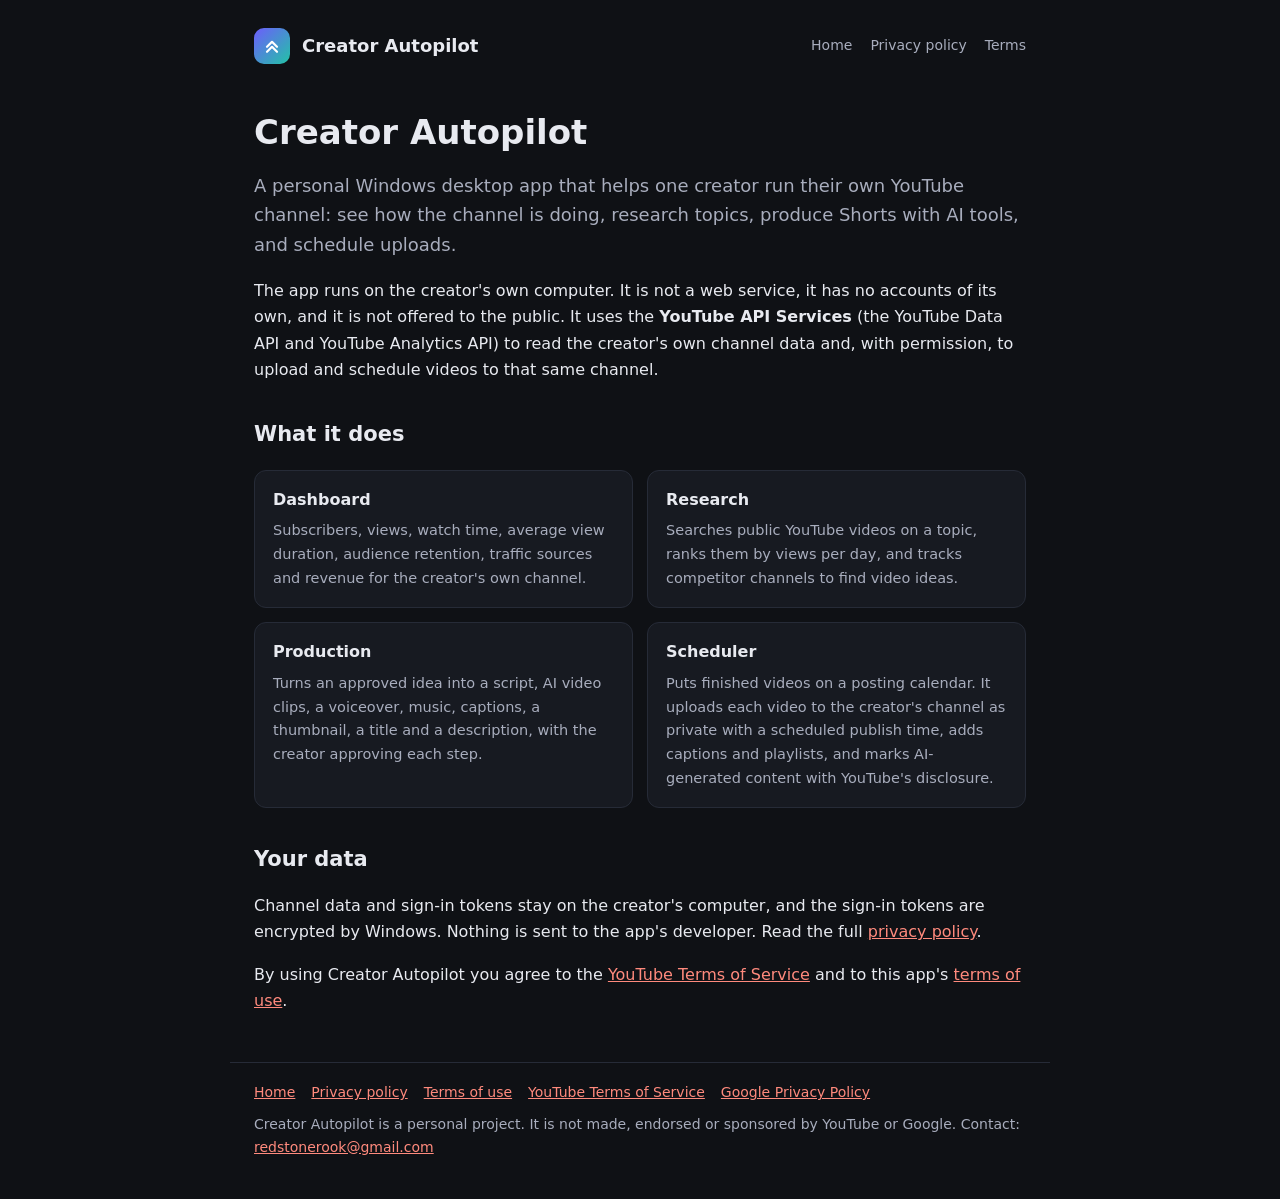
<file: index.html>
<!doctype html><html lang="en"><head><meta charset="utf-8"><meta name="viewport" content="width=device-width,initial-scale=1"><link rel="stylesheet" href="style.css"><title>Creator Autopilot</title><meta name="description" content="A personal Windows desktop app for planning, producing and scheduling YouTube Shorts for one's own channel."></head><body>
<header><div class="logo"><svg viewBox="0 0 24 24" width="20" height="20" fill="none" stroke="#fff" stroke-width="2.6" stroke-linecap="round" stroke-linejoin="round"><path d="M6 13l6-6 6 6"/><path d="M6 19l6-6 6 6"/></svg></div><div class="name">Creator Autopilot</div><nav><a href="index.html">Home</a><a href="privacy.html">Privacy policy</a><a href="terms.html">Terms</a></nav></header><main>
<h1>Creator Autopilot</h1>
<p class="lead">A personal Windows desktop app that helps one creator run their own YouTube channel: see how the channel is doing, research topics, produce Shorts with AI tools, and schedule uploads.</p>
<p>The app runs on the creator's own computer. It is not a web service, it has no accounts of its own, and it is not offered to the public. It uses the <strong>YouTube API Services</strong> (the YouTube Data API and YouTube Analytics API) to read the creator's own channel data and, with permission, to upload and schedule videos to that same channel.</p>
<h2>What it does</h2>
<div class="grid">
<div class="card"><h3>Dashboard</h3><p>Subscribers, views, watch time, average view duration, audience retention, traffic sources and revenue for the creator's own channel.</p></div>
<div class="card"><h3>Research</h3><p>Searches public YouTube videos on a topic, ranks them by views per day, and tracks competitor channels to find video ideas.</p></div>
<div class="card"><h3>Production</h3><p>Turns an approved idea into a script, AI video clips, a voiceover, music, captions, a thumbnail, a title and a description, with the creator approving each step.</p></div>
<div class="card"><h3>Scheduler</h3><p>Puts finished videos on a posting calendar. It uploads each video to the creator's channel as private with a scheduled publish time, adds captions and playlists, and marks AI-generated content with YouTube's disclosure.</p></div>
</div>
<h2>Your data</h2>
<p>Channel data and sign-in tokens stay on the creator's computer, and the sign-in tokens are encrypted by Windows. Nothing is sent to the app's developer. Read the full <a href="privacy.html">privacy policy</a>.</p>
<p>By using Creator Autopilot you agree to the <a href="https://www.youtube.com/t/terms">YouTube Terms of Service</a> and to this app's <a href="terms.html">terms of use</a>.</p>
</main><footer><a href="index.html">Home</a><a href="privacy.html">Privacy policy</a><a href="terms.html">Terms of use</a><a href="https://www.youtube.com/t/terms">YouTube Terms of Service</a><a href="https://policies.google.com/privacy">Google Privacy Policy</a><div style="margin-top:8px">Creator Autopilot is a personal project. It is not made, endorsed or sponsored by YouTube or Google. Contact: <a href="mailto:redstonerook@gmail.com">redstonerook@gmail.com</a></div></footer></body></html>
</file>
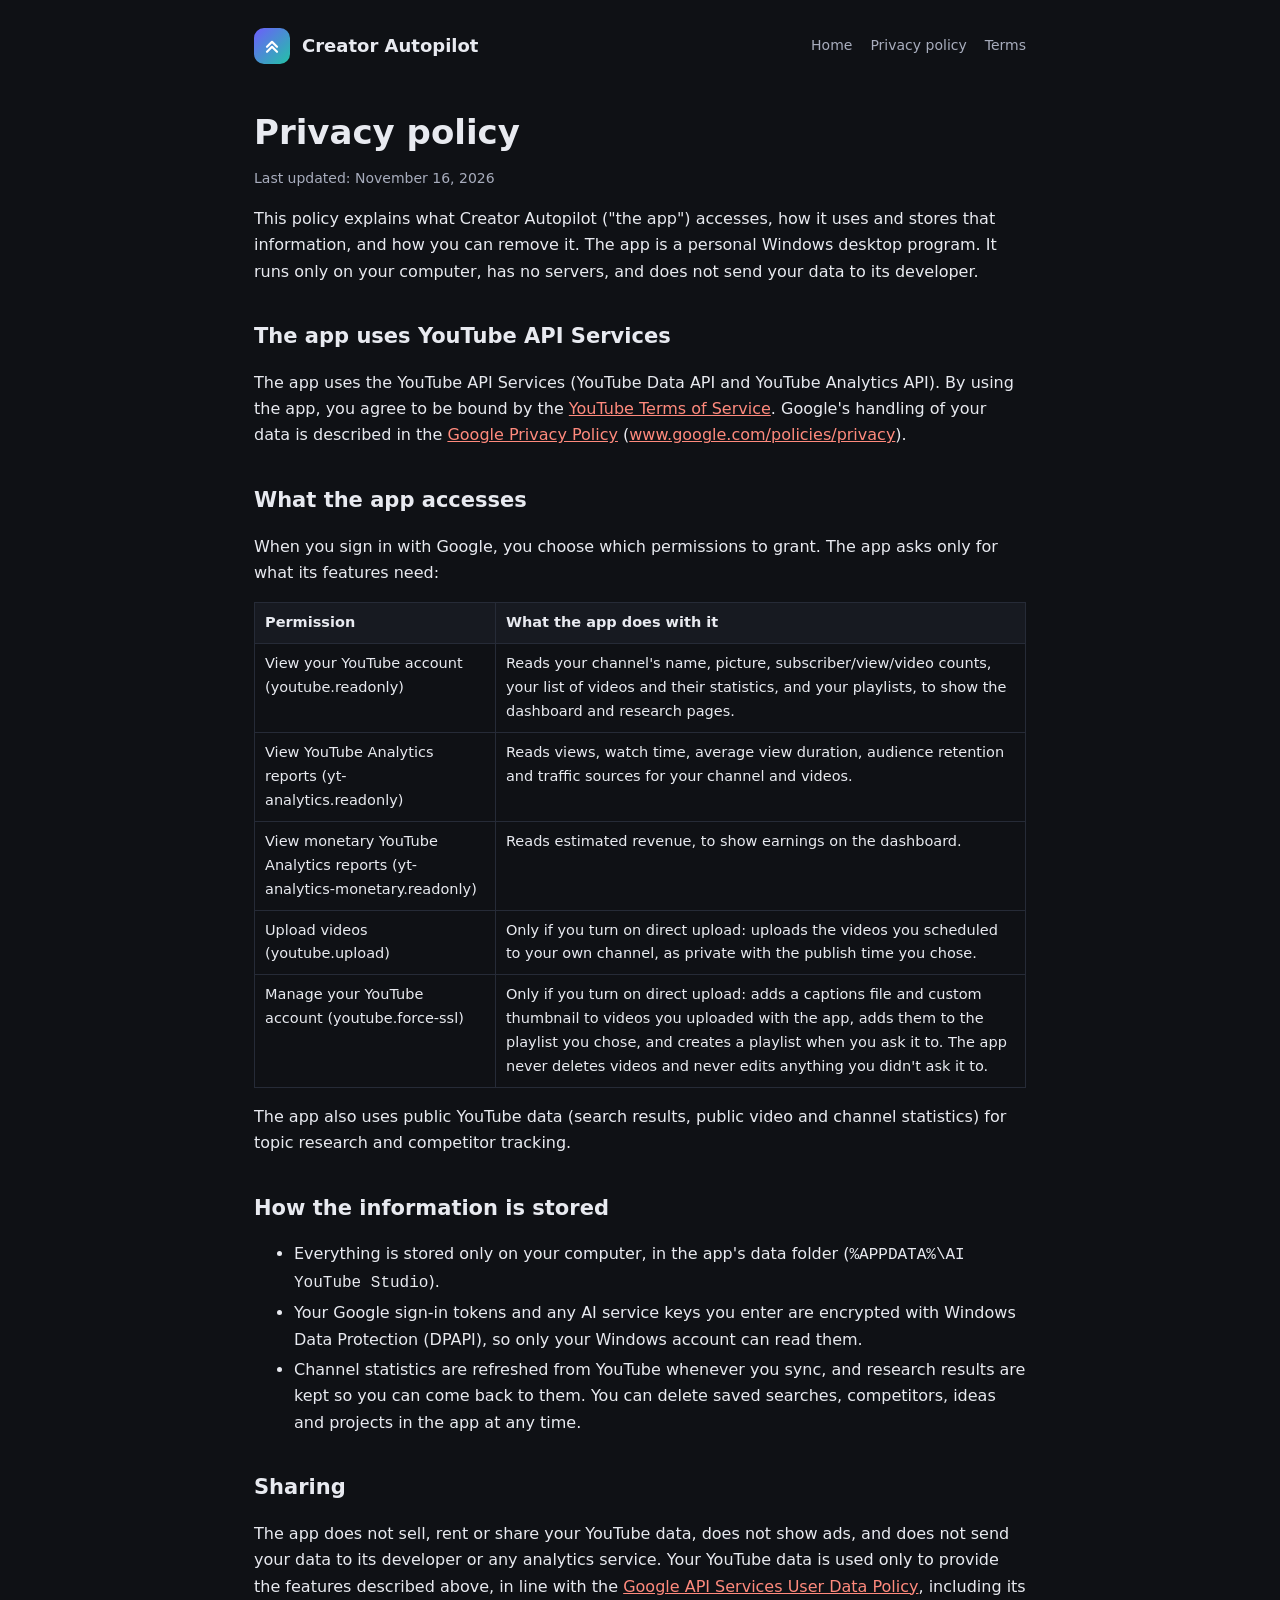
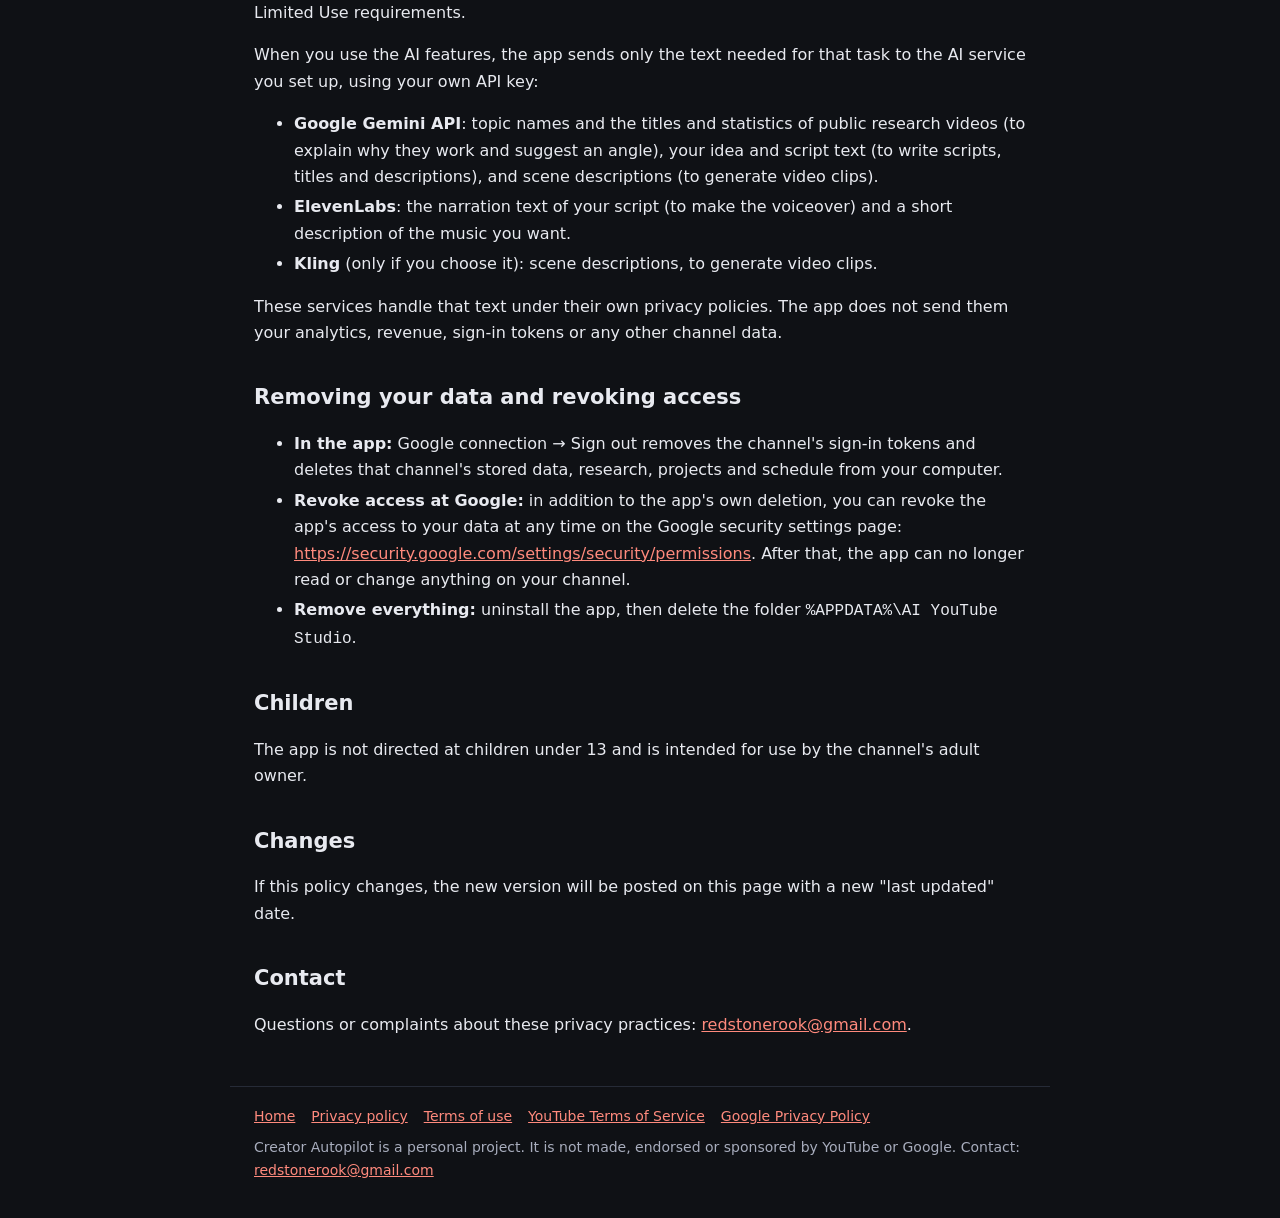
<file: privacy.html>
<!doctype html><html lang="en"><head><meta charset="utf-8"><meta name="viewport" content="width=device-width,initial-scale=1"><link rel="stylesheet" href="style.css"><title>Privacy policy · Creator Autopilot</title></head><body>
<header><div class="logo"><svg viewBox="0 0 24 24" width="20" height="20" fill="none" stroke="#fff" stroke-width="2.6" stroke-linecap="round" stroke-linejoin="round"><path d="M6 13l6-6 6 6"/><path d="M6 19l6-6 6 6"/></svg></div><div class="name">Creator Autopilot</div><nav><a href="index.html">Home</a><a href="privacy.html">Privacy policy</a><a href="terms.html">Terms</a></nav></header><main>
<h1>Privacy policy</h1>
<p class="muted">Last updated: November 16, 2026</p>
<p>This policy explains what Creator Autopilot ("the app") accesses, how it uses and stores that information, and how you can remove it. The app is a personal Windows desktop program. It runs only on your computer, has no servers, and does not send your data to its developer.</p>

<h2>The app uses YouTube API Services</h2>
<p>The app uses the YouTube API Services (YouTube Data API and YouTube Analytics API). By using the app, you agree to be bound by the <a href="https://www.youtube.com/t/terms">YouTube Terms of Service</a>. Google's handling of your data is described in the <a href="https://policies.google.com/privacy">Google Privacy Policy</a> (<a href="http://www.google.com/policies/privacy">www.google.com/policies/privacy</a>).</p>

<h2>What the app accesses</h2>
<p>When you sign in with Google, you choose which permissions to grant. The app asks only for what its features need:</p>
<table>
<tr><th>Permission</th><th>What the app does with it</th></tr>
<tr><td>View your YouTube account (youtube.readonly)</td><td>Reads your channel's name, picture, subscriber/view/video counts, your list of videos and their statistics, and your playlists, to show the dashboard and research pages.</td></tr>
<tr><td>View YouTube Analytics reports (yt-analytics.readonly)</td><td>Reads views, watch time, average view duration, audience retention and traffic sources for your channel and videos.</td></tr>
<tr><td>View monetary YouTube Analytics reports (yt-analytics-monetary.readonly)</td><td>Reads estimated revenue, to show earnings on the dashboard.</td></tr>
<tr><td>Upload videos (youtube.upload)</td><td>Only if you turn on direct upload: uploads the videos you scheduled to your own channel, as private with the publish time you chose.</td></tr>
<tr><td>Manage your YouTube account (youtube.force-ssl)</td><td>Only if you turn on direct upload: adds a captions file and custom thumbnail to videos you uploaded with the app, adds them to the playlist you chose, and creates a playlist when you ask it to. The app never deletes videos and never edits anything you didn't ask it to.</td></tr>
</table>
<p>The app also uses public YouTube data (search results, public video and channel statistics) for topic research and competitor tracking.</p>

<h2>How the information is stored</h2>
<ul>
<li>Everything is stored only on your computer, in the app's data folder (<code>%APPDATA%\AI YouTube Studio</code>).</li>
<li>Your Google sign-in tokens and any AI service keys you enter are encrypted with Windows Data Protection (DPAPI), so only your Windows account can read them.</li>
<li>Channel statistics are refreshed from YouTube whenever you sync, and research results are kept so you can come back to them. You can delete saved searches, competitors, ideas and projects in the app at any time.</li>
</ul>

<h2>Sharing</h2>
<p>The app does not sell, rent or share your YouTube data, does not show ads, and does not send your data to its developer or any analytics service. Your YouTube data is used only to provide the features described above, in line with the <a href="https://developers.google.com/terms/api-services-user-data-policy">Google API Services User Data Policy</a>, including its Limited Use requirements.</p>
<p>When you use the AI features, the app sends only the text needed for that task to the AI service you set up, using your own API key:</p>
<ul>
<li><strong>Google Gemini API</strong>: topic names and the titles and statistics of public research videos (to explain why they work and suggest an angle), your idea and script text (to write scripts, titles and descriptions), and scene descriptions (to generate video clips).</li>
<li><strong>ElevenLabs</strong>: the narration text of your script (to make the voiceover) and a short description of the music you want.</li>
<li><strong>Kling</strong> (only if you choose it): scene descriptions, to generate video clips.</li>
</ul>
<p>These services handle that text under their own privacy policies. The app does not send them your analytics, revenue, sign-in tokens or any other channel data.</p>

<h2>Removing your data and revoking access</h2>
<ul>
<li><strong>In the app:</strong> Google connection → Sign out removes the channel's sign-in tokens and deletes that channel's stored data, research, projects and schedule from your computer.</li>
<li><strong>Revoke access at Google:</strong> in addition to the app's own deletion, you can revoke the app's access to your data at any time on the Google security settings page: <a href="https://security.google.com/settings/security/permissions">https://security.google.com/settings/security/permissions</a>. After that, the app can no longer read or change anything on your channel.</li>
<li><strong>Remove everything:</strong> uninstall the app, then delete the folder <code>%APPDATA%\AI YouTube Studio</code>.</li>
</ul>

<h2>Children</h2>
<p>The app is not directed at children under 13 and is intended for use by the channel's adult owner.</p>

<h2>Changes</h2>
<p>If this policy changes, the new version will be posted on this page with a new "last updated" date.</p>

<h2>Contact</h2>
<p>Questions or complaints about these privacy practices: <a href="mailto:redstonerook@gmail.com">redstonerook@gmail.com</a>.</p>
</main><footer><a href="index.html">Home</a><a href="privacy.html">Privacy policy</a><a href="terms.html">Terms of use</a><a href="https://www.youtube.com/t/terms">YouTube Terms of Service</a><a href="https://policies.google.com/privacy">Google Privacy Policy</a><div style="margin-top:8px">Creator Autopilot is a personal project. It is not made, endorsed or sponsored by YouTube or Google. Contact: <a href="mailto:redstonerook@gmail.com">redstonerook@gmail.com</a></div></footer></body></html>
</file>
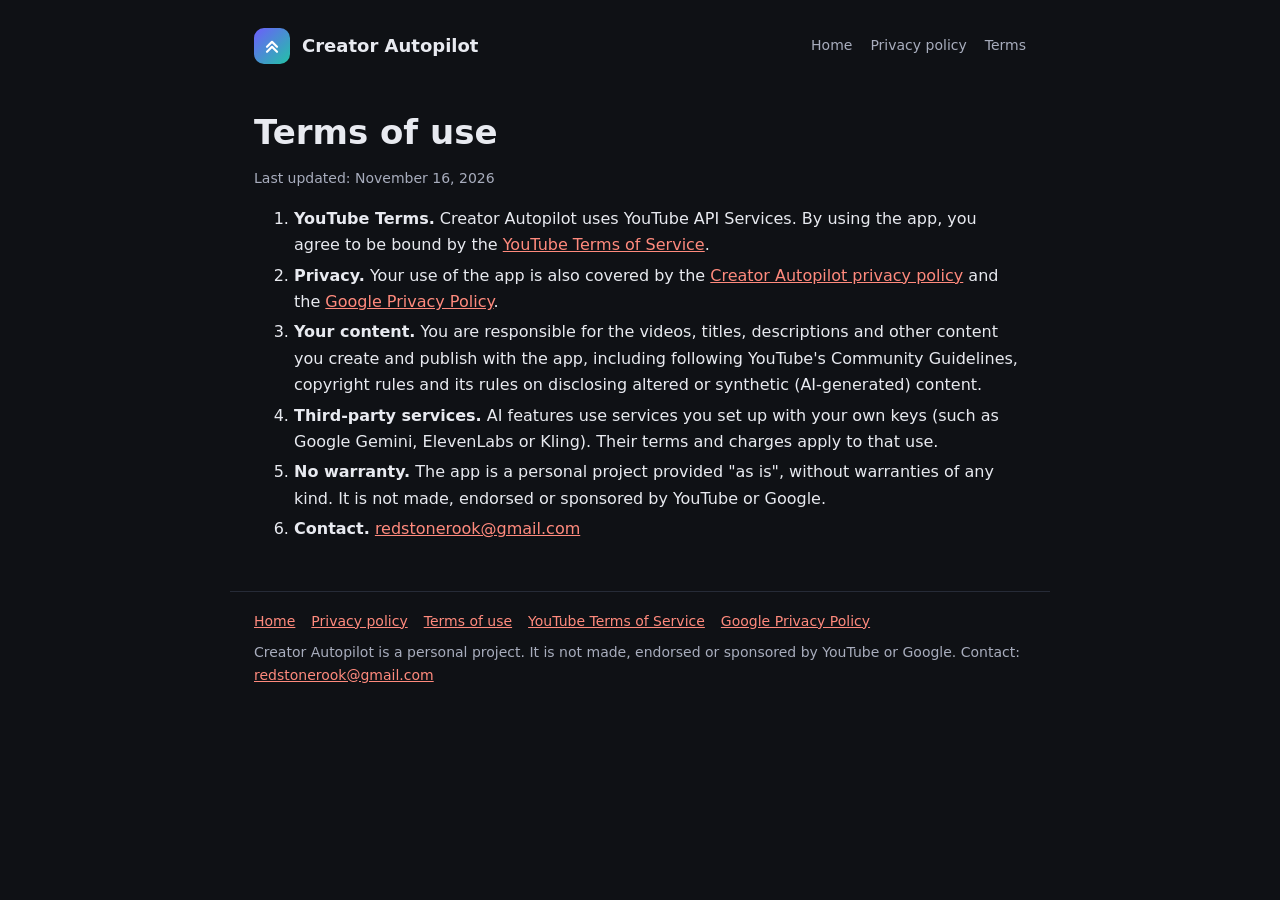
<file: terms.html>
<!doctype html><html lang="en"><head><meta charset="utf-8"><meta name="viewport" content="width=device-width,initial-scale=1"><link rel="stylesheet" href="style.css"><title>Terms of use · Creator Autopilot</title></head><body>
<header><div class="logo"><svg viewBox="0 0 24 24" width="20" height="20" fill="none" stroke="#fff" stroke-width="2.6" stroke-linecap="round" stroke-linejoin="round"><path d="M6 13l6-6 6 6"/><path d="M6 19l6-6 6 6"/></svg></div><div class="name">Creator Autopilot</div><nav><a href="index.html">Home</a><a href="privacy.html">Privacy policy</a><a href="terms.html">Terms</a></nav></header><main>
<h1>Terms of use</h1>
<p class="muted">Last updated: November 16, 2026</p>
<ol>
<li><strong>YouTube Terms.</strong> Creator Autopilot uses YouTube API Services. By using the app, you agree to be bound by the <a href="https://www.youtube.com/t/terms">YouTube Terms of Service</a>.</li>
<li><strong>Privacy.</strong> Your use of the app is also covered by the <a href="privacy.html">Creator Autopilot privacy policy</a> and the <a href="https://policies.google.com/privacy">Google Privacy Policy</a>.</li>
<li><strong>Your content.</strong> You are responsible for the videos, titles, descriptions and other content you create and publish with the app, including following YouTube's Community Guidelines, copyright rules and its rules on disclosing altered or synthetic (AI-generated) content.</li>
<li><strong>Third-party services.</strong> AI features use services you set up with your own keys (such as Google Gemini, ElevenLabs or Kling). Their terms and charges apply to that use.</li>
<li><strong>No warranty.</strong> The app is a personal project provided "as is", without warranties of any kind. It is not made, endorsed or sponsored by YouTube or Google.</li>
<li><strong>Contact.</strong> <a href="mailto:redstonerook@gmail.com">redstonerook@gmail.com</a></li>
</ol>
</main><footer><a href="index.html">Home</a><a href="privacy.html">Privacy policy</a><a href="terms.html">Terms of use</a><a href="https://www.youtube.com/t/terms">YouTube Terms of Service</a><a href="https://policies.google.com/privacy">Google Privacy Policy</a><div style="margin-top:8px">Creator Autopilot is a personal project. It is not made, endorsed or sponsored by YouTube or Google. Contact: <a href="mailto:redstonerook@gmail.com">redstonerook@gmail.com</a></div></footer></body></html>
</file>
<file: style.css>
:root{--bg:#0f1115;--panel:#171a21;--ink:#e8eaf0;--ink2:#a8adbd;--line:#262b37;--accent:#ff4f40}
*{box-sizing:border-box}body{margin:0;background:var(--bg);color:var(--ink);font:16px/1.65 "Segoe UI",system-ui,-apple-system,sans-serif}
a{color:#ff8a7d}header,main,footer{max-width:820px;margin:0 auto;padding:0 24px}
header{display:flex;align-items:center;gap:12px;padding-top:28px;padding-bottom:12px}
.logo{width:36px;height:36px;border-radius:10px;background:linear-gradient(135deg,#6d5dfc,#22c3a6);display:grid;place-items:center;color:#fff;font-weight:700}
header .name{font-weight:700;font-size:18px}header nav{margin-left:auto;display:flex;gap:18px;font-size:14px}
header nav a{color:var(--ink2);text-decoration:none}header nav a:hover{color:var(--ink)}
h1{font-size:34px;line-height:1.2;margin:36px 0 8px}h2{font-size:21px;margin:34px 0 8px}
.lead{color:var(--ink2);font-size:18px}.muted{color:var(--ink2);font-size:14px}
.grid{display:grid;grid-template-columns:repeat(2,1fr);gap:14px;margin-top:18px}
.card{background:var(--panel);border:1px solid var(--line);border-radius:12px;padding:16px 18px}.card h3{margin:0 0 6px;font-size:16px}.card p{margin:0;color:var(--ink2);font-size:14.5px}
footer{border-top:1px solid var(--line);margin-top:48px;padding-top:18px;padding-bottom:40px;color:var(--ink2);font-size:14px}
footer a{margin-right:16px}li{margin:4px 0}table{border-collapse:collapse;width:100%;font-size:14.5px}td,th{border:1px solid var(--line);padding:8px 10px;text-align:left;vertical-align:top}th{background:var(--panel)}
@media(max-width:640px){.grid{grid-template-columns:1fr}header nav{gap:10px}}
</file>
